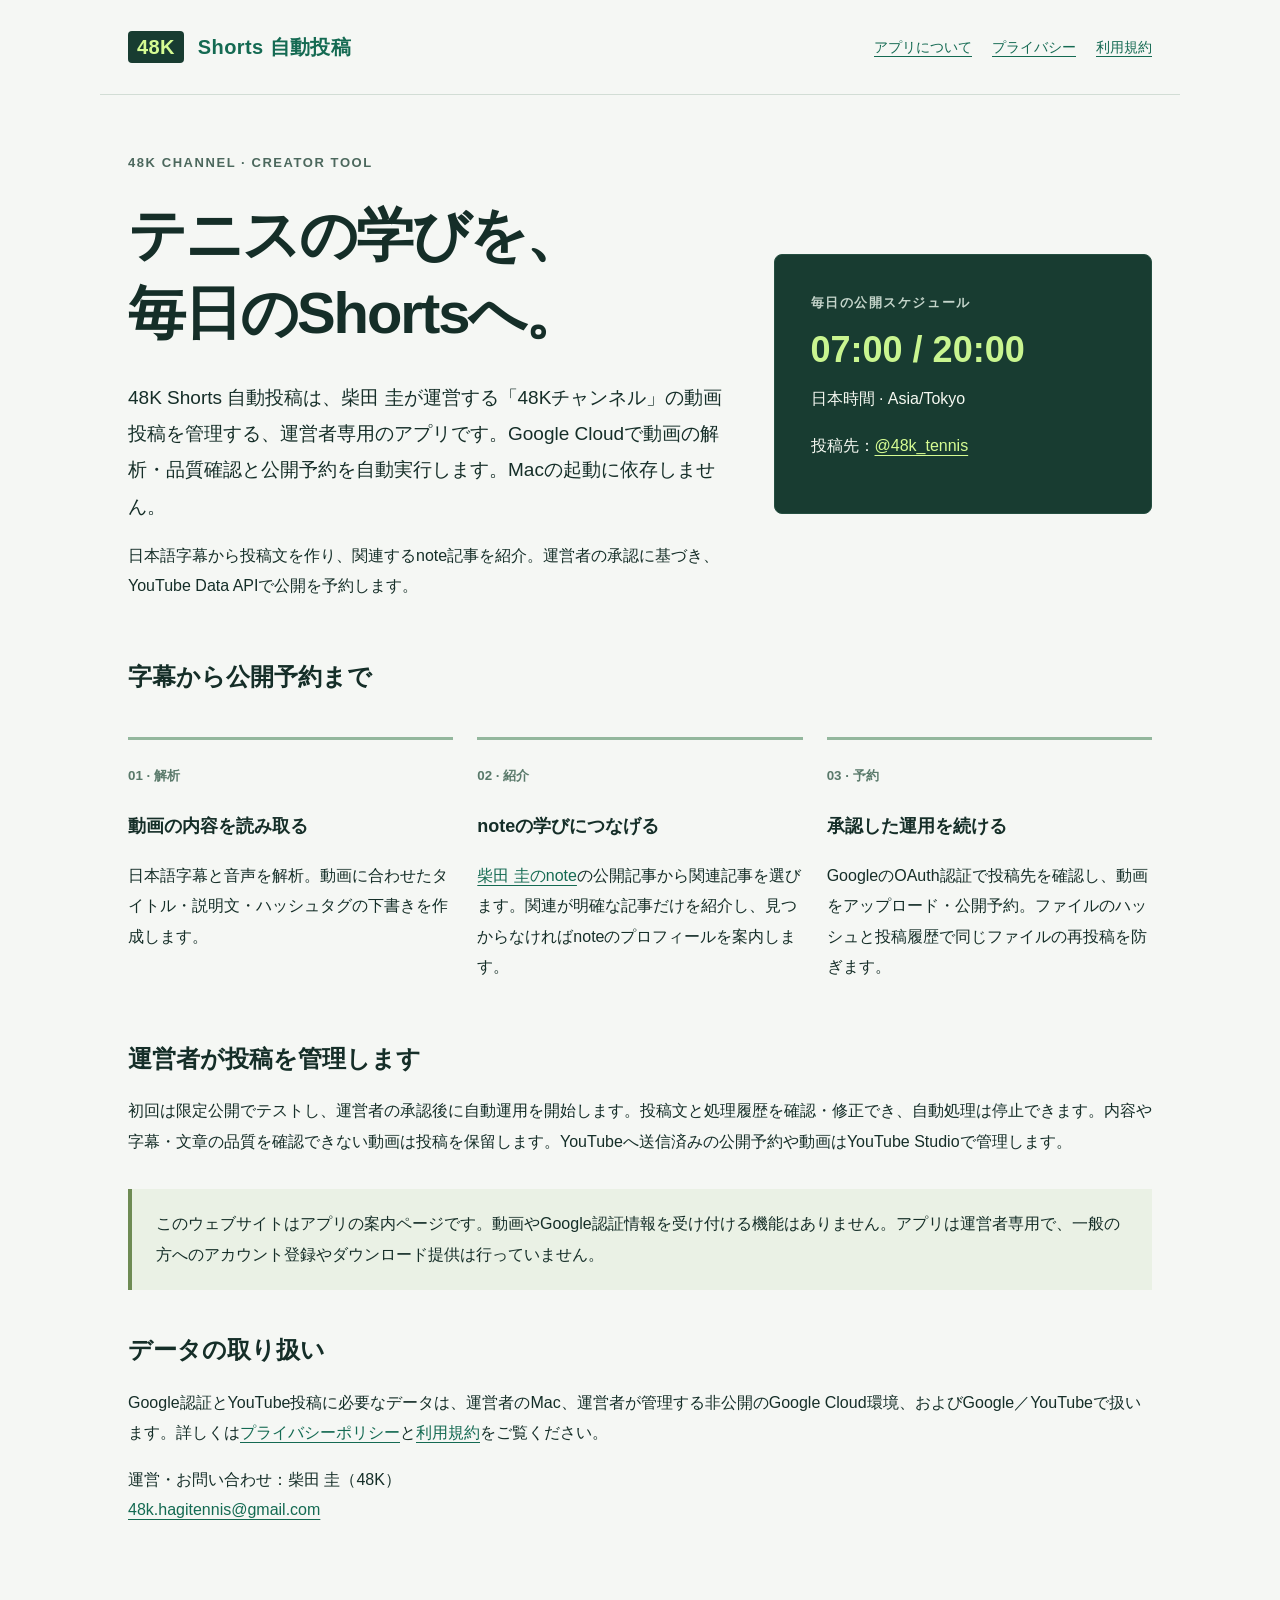
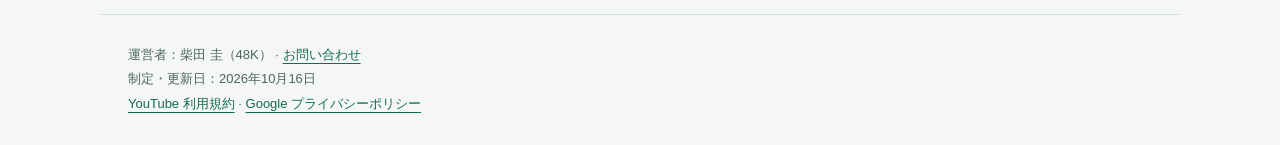
<file: index.html>
<!doctype html><html lang="ja"><head><meta charset="utf-8"><meta name="viewport" content="width=device-width,initial-scale=1"><title>アプリについて | 48K Shorts 自動投稿</title><meta name="description" content="48K Shorts 自動投稿の機能、Google・YouTubeデータの取り扱い、利用条件をご案内します。"><link rel="stylesheet" href="style.css"></head><body><header><a class="brand" href="index.html"><b>48K</b> Shorts 自動投稿</a><nav aria-label="メインナビゲーション"><a href="index.html">アプリについて</a><a href="privacy.html">プライバシー</a><a href="terms.html">利用規約</a></nav></header><main><section class="hero"><div><div class="label">48K CHANNEL · CREATOR TOOL</div><h1>テニスの学びを、<br>毎日のShortsへ。</h1><p class="lead">48K Shorts 自動投稿は、柴田 圭が運営する「48Kチャンネル」の動画投稿を管理する、運営者専用のアプリです。Google Cloudで動画の解析・品質確認と公開予約を自動実行します。Macの起動に依存しません。</p><p>日本語字幕から投稿文を作り、関連するnote記事を紹介。運営者の承認に基づき、YouTube Data APIで公開を予約します。</p></div><aside class="court" aria-label="公開時刻"><div class="label" style="color:#c4d4ca">毎日の公開スケジュール</div><span>07:00 / 20:00</span>日本時間 · Asia/Tokyo<p>投稿先：<a style="color:#d6fc93" href="https://www.youtube.com/@48k_tennis">@48k_tennis</a></p></aside></section><section><h2>字幕から公開予約まで</h2><div class="steps"><div class="step"><small>01 · 解析</small><h3>動画の内容を読み取る</h3><p>日本語字幕と音声を解析。動画に合わせたタイトル・説明文・ハッシュタグの下書きを作成します。</p></div><div class="step"><small>02 · 紹介</small><h3>noteの学びにつなげる</h3><p><a href="https://note.com/hagi48k">柴田 圭のnote</a>の公開記事から関連記事を選びます。関連が明確な記事だけを紹介し、見つからなければnoteのプロフィールを案内します。</p></div><div class="step"><small>03 · 予約</small><h3>承認した運用を続ける</h3><p>GoogleのOAuth認証で投稿先を確認し、動画をアップロード・公開予約。ファイルのハッシュと投稿履歴で同じファイルの再投稿を防ぎます。</p></div></div></section><section><h2>運営者が投稿を管理します</h2><p>初回は限定公開でテストし、運営者の承認後に自動運用を開始します。投稿文と処理履歴を確認・修正でき、自動処理は停止できます。内容や字幕・文章の品質を確認できない動画は投稿を保留します。YouTubeへ送信済みの公開予約や動画はYouTube Studioで管理します。</p><div class="note">このウェブサイトはアプリの案内ページです。動画やGoogle認証情報を受け付ける機能はありません。アプリは運営者専用で、一般の方へのアカウント登録やダウンロード提供は行っていません。</div></section><section><h2>データの取り扱い</h2><p>Google認証とYouTube投稿に必要なデータは、運営者のMac、運営者が管理する非公開のGoogle Cloud環境、およびGoogle／YouTubeで扱います。詳しくは<a href="privacy.html">プライバシーポリシー</a>と<a href="terms.html">利用規約</a>をご覧ください。</p><p>運営・お問い合わせ：柴田 圭（48K）<br><a href="mailto:48k.hagitennis@gmail.com">48k.hagitennis@gmail.com</a></p></section></main><footer>運営者：柴田 圭（48K） · <a href="mailto:48k.hagitennis@gmail.com">お問い合わせ</a><br>制定・更新日：2026年10月16日<br><a href="https://www.youtube.com/t/terms">YouTube 利用規約</a> · <a href="https://policies.google.com/privacy">Google プライバシーポリシー</a></footer></body></html>
</file>
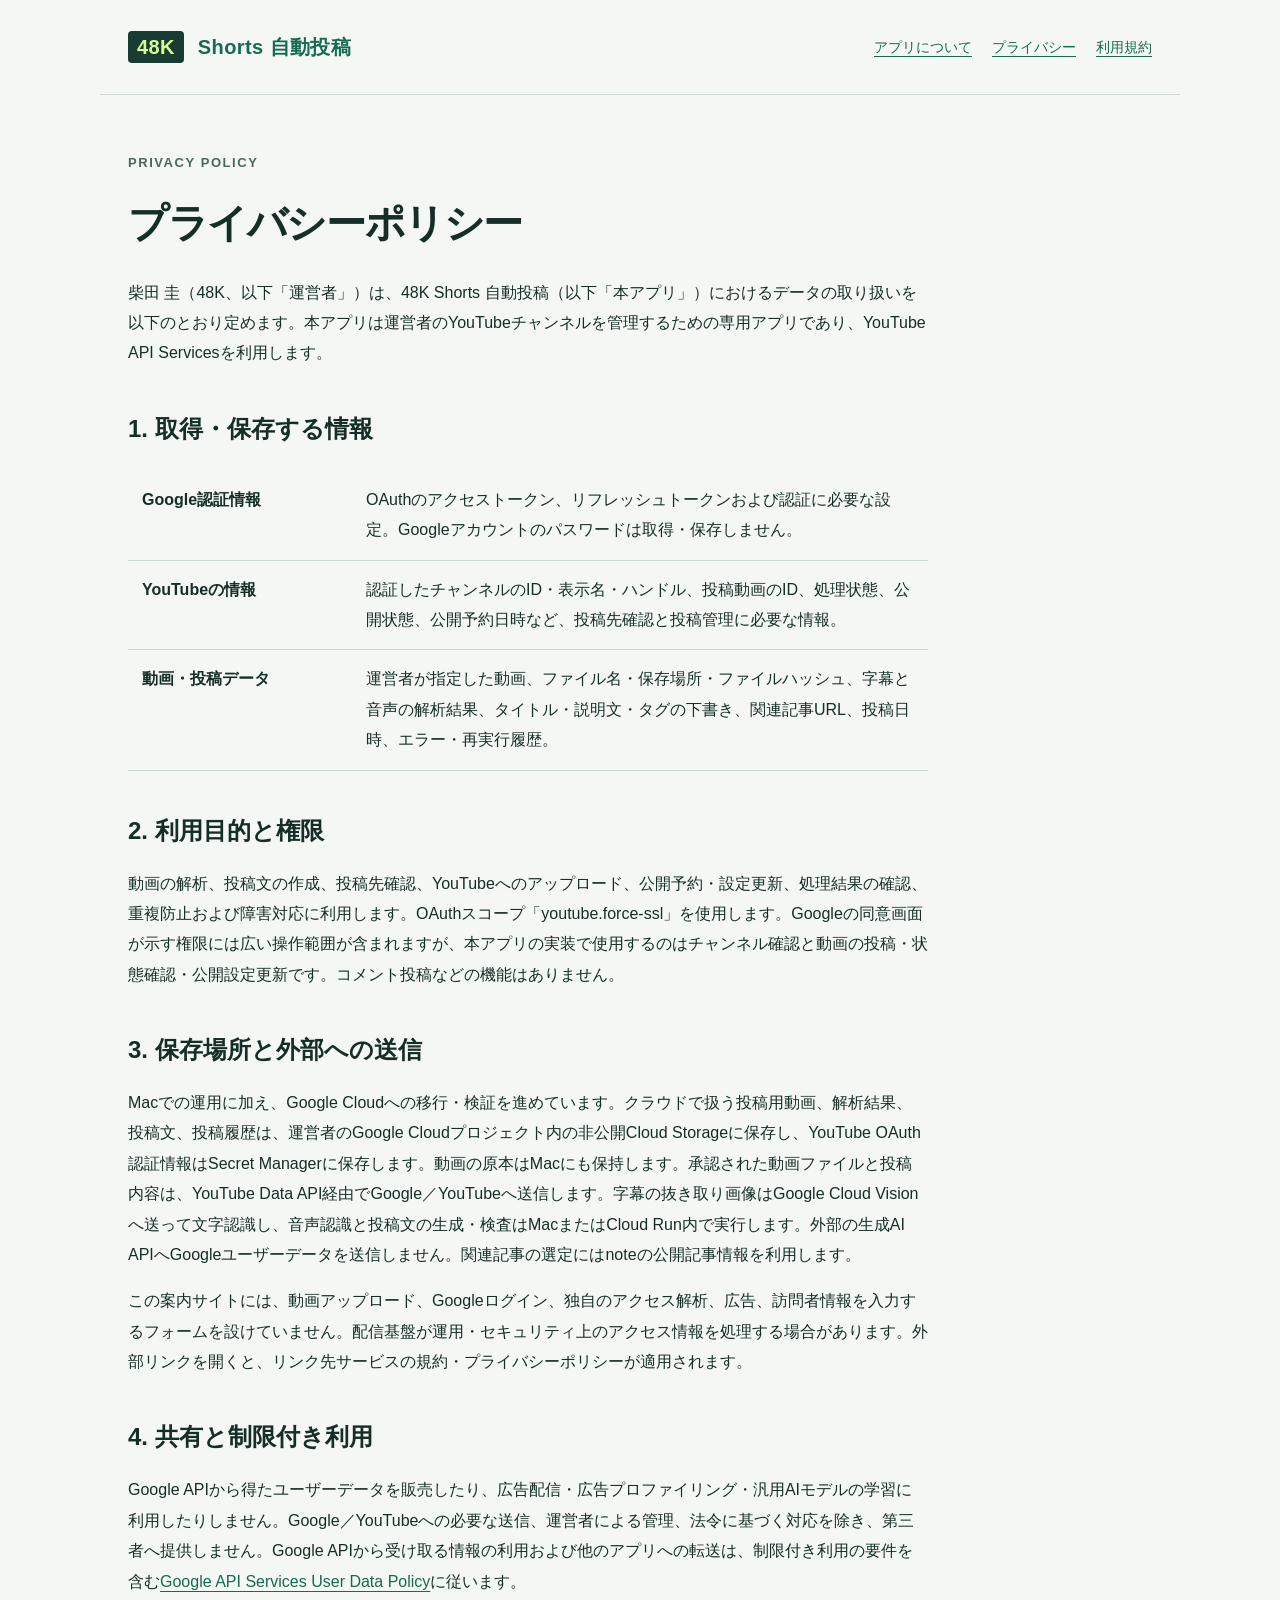
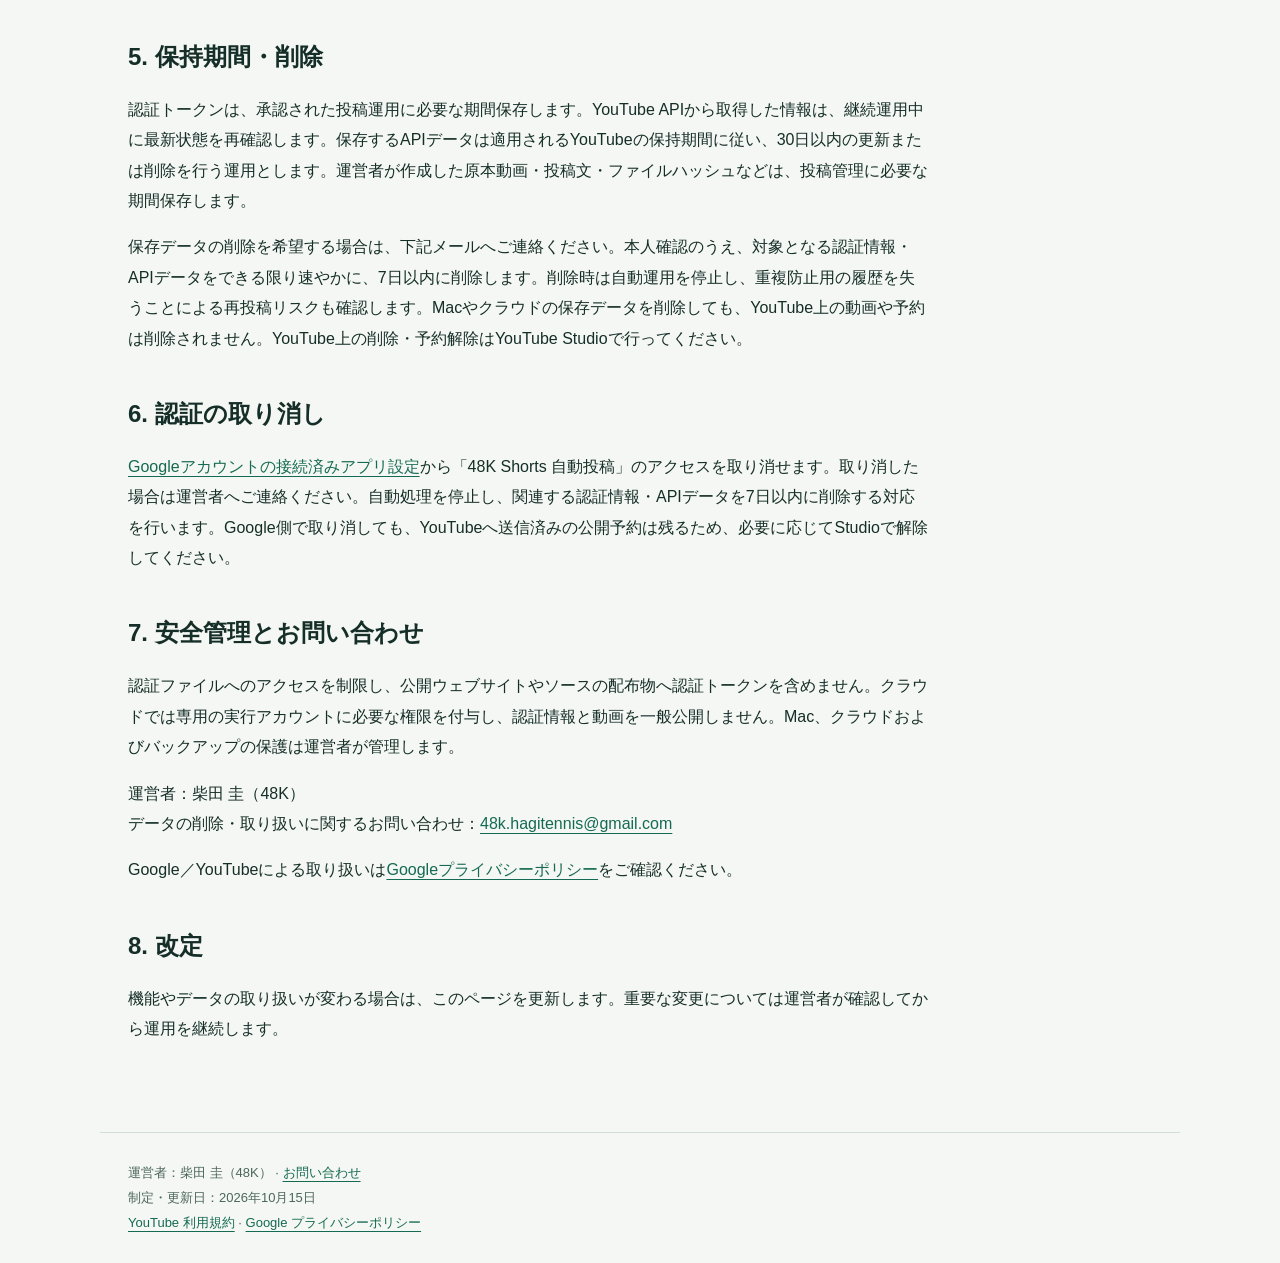
<file: privacy.html>
<!doctype html><html lang="ja"><head><meta charset="utf-8"><meta name="viewport" content="width=device-width,initial-scale=1"><title>プライバシーポリシー | 48K Shorts 自動投稿</title><meta name="description" content="48K Shorts 自動投稿の機能、Google・YouTubeデータの取り扱い、利用条件をご案内します。"><link rel="stylesheet" href="style.css"></head><body><header><a class="brand" href="index.html"><b>48K</b> Shorts 自動投稿</a><nav aria-label="メインナビゲーション"><a href="index.html">アプリについて</a><a href="privacy.html">プライバシー</a><a href="terms.html">利用規約</a></nav></header><main><article><div class="label">PRIVACY POLICY</div><h1>プライバシーポリシー</h1><p>柴田 圭（48K、以下「運営者」）は、48K Shorts 自動投稿（以下「本アプリ」）におけるデータの取り扱いを以下のとおり定めます。本アプリは運営者のYouTubeチャンネルを管理するための専用アプリであり、YouTube API Servicesを利用します。</p><h2>1. 取得・保存する情報</h2><table><tr><th>Google認証情報</th><td>OAuthのアクセストークン、リフレッシュトークンおよび認証に必要な設定。Googleアカウントのパスワードは取得・保存しません。</td></tr><tr><th>YouTubeの情報</th><td>認証したチャンネルのID・表示名・ハンドル、投稿動画のID、処理状態、公開状態、公開予約日時など、投稿先確認と投稿管理に必要な情報。</td></tr><tr><th>動画・投稿データ</th><td>運営者が指定した動画、ファイル名・保存場所・ファイルハッシュ、字幕と音声の解析結果、タイトル・説明文・タグの下書き、関連記事URL、投稿日時、エラー・再実行履歴。</td></tr></table><h2>2. 利用目的と権限</h2><p>動画の解析、投稿文の作成、投稿先確認、YouTubeへのアップロード、公開予約・設定更新、処理結果の確認、重複防止および障害対応に利用します。OAuthスコープ「youtube.force-ssl」を使用します。Googleの同意画面が示す権限には広い操作範囲が含まれますが、本アプリの実装で使用するのはチャンネル確認と動画の投稿・状態確認・公開設定更新です。コメント投稿などの機能はありません。</p><h2>3. 保存場所と外部への送信</h2><p>Macでの運用に加え、Google Cloudへの移行・検証を進めています。クラウドで扱う投稿用動画、解析結果、投稿文、投稿履歴は、運営者のGoogle Cloudプロジェクト内の非公開Cloud Storageに保存し、YouTube OAuth認証情報はSecret Managerに保存します。動画の原本はMacにも保持します。承認された動画ファイルと投稿内容は、YouTube Data API経由でGoogle／YouTubeへ送信します。字幕の抜き取り画像はGoogle Cloud Visionへ送って文字認識し、音声認識と投稿文の生成・検査はMacまたはCloud Run内で実行します。外部の生成AI APIへGoogleユーザーデータを送信しません。関連記事の選定にはnoteの公開記事情報を利用します。</p><p>この案内サイトには、動画アップロード、Googleログイン、独自のアクセス解析、広告、訪問者情報を入力するフォームを設けていません。配信基盤が運用・セキュリティ上のアクセス情報を処理する場合があります。外部リンクを開くと、リンク先サービスの規約・プライバシーポリシーが適用されます。</p><h2>4. 共有と制限付き利用</h2><p>Google APIから得たユーザーデータを販売したり、広告配信・広告プロファイリング・汎用AIモデルの学習に利用したりしません。Google／YouTubeへの必要な送信、運営者による管理、法令に基づく対応を除き、第三者へ提供しません。Google APIから受け取る情報の利用および他のアプリへの転送は、制限付き利用の要件を含む<a href="https://developers.google.com/terms/api-services-user-data-policy">Google API Services User Data Policy</a>に従います。</p><h2>5. 保持期間・削除</h2><p>認証トークンは、承認された投稿運用に必要な期間保存します。YouTube APIから取得した情報は、継続運用中に最新状態を再確認します。保存するAPIデータは適用されるYouTubeの保持期間に従い、30日以内の更新または削除を行う運用とします。運営者が作成した原本動画・投稿文・ファイルハッシュなどは、投稿管理に必要な期間保存します。</p><p>保存データの削除を希望する場合は、下記メールへご連絡ください。本人確認のうえ、対象となる認証情報・APIデータをできる限り速やかに、7日以内に削除します。削除時は自動運用を停止し、重複防止用の履歴を失うことによる再投稿リスクも確認します。Macやクラウドの保存データを削除しても、YouTube上の動画や予約は削除されません。YouTube上の削除・予約解除はYouTube Studioで行ってください。</p><h2>6. 認証の取り消し</h2><p><a href="https://security.google.com/settings/security/permissions">Googleアカウントの接続済みアプリ設定</a>から「48K Shorts 自動投稿」のアクセスを取り消せます。取り消した場合は運営者へご連絡ください。自動処理を停止し、関連する認証情報・APIデータを7日以内に削除する対応を行います。Google側で取り消しても、YouTubeへ送信済みの公開予約は残るため、必要に応じてStudioで解除してください。</p><h2>7. 安全管理とお問い合わせ</h2><p>認証ファイルへのアクセスを制限し、公開ウェブサイトやソースの配布物へ認証トークンを含めません。クラウドでは専用の実行アカウントに必要な権限を付与し、認証情報と動画を一般公開しません。Mac、クラウドおよびバックアップの保護は運営者が管理します。</p><p>運営者：柴田 圭（48K）<br>データの削除・取り扱いに関するお問い合わせ：<a href="mailto:48k.hagitennis@gmail.com">48k.hagitennis@gmail.com</a></p><p>Google／YouTubeによる取り扱いは<a href="https://policies.google.com/privacy">Googleプライバシーポリシー</a>をご確認ください。</p><h2>8. 改定</h2><p>機能やデータの取り扱いが変わる場合は、このページを更新します。重要な変更については運営者が確認してから運用を継続します。</p></article></main><footer>運営者：柴田 圭（48K） · <a href="mailto:48k.hagitennis@gmail.com">お問い合わせ</a><br>制定・更新日：2026年10月15日<br><a href="https://www.youtube.com/t/terms">YouTube 利用規約</a> · <a href="https://policies.google.com/privacy">Google プライバシーポリシー</a></footer></body></html>
</file>
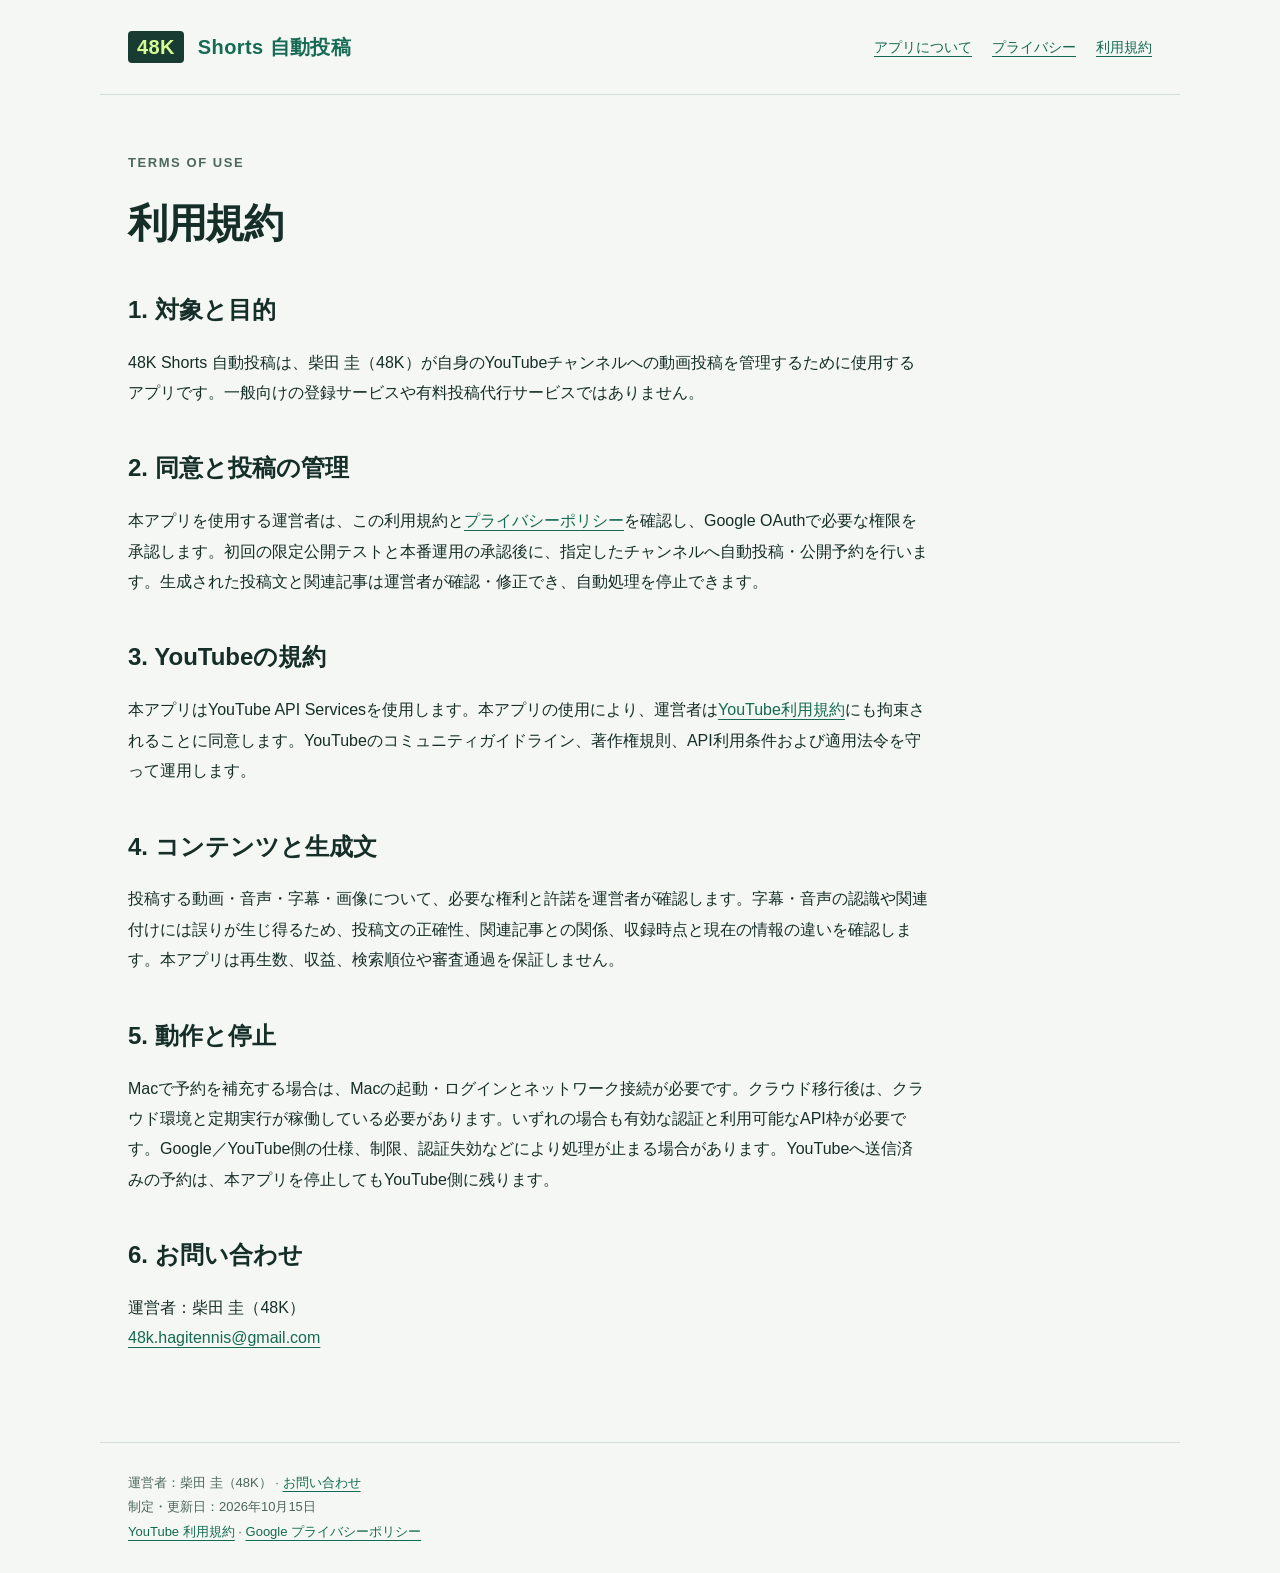
<file: terms.html>
<!doctype html><html lang="ja"><head><meta charset="utf-8"><meta name="viewport" content="width=device-width,initial-scale=1"><title>利用規約 | 48K Shorts 自動投稿</title><meta name="description" content="48K Shorts 自動投稿の機能、Google・YouTubeデータの取り扱い、利用条件をご案内します。"><link rel="stylesheet" href="style.css"></head><body><header><a class="brand" href="index.html"><b>48K</b> Shorts 自動投稿</a><nav aria-label="メインナビゲーション"><a href="index.html">アプリについて</a><a href="privacy.html">プライバシー</a><a href="terms.html">利用規約</a></nav></header><main><article><div class="label">TERMS OF USE</div><h1>利用規約</h1><h2>1. 対象と目的</h2><p>48K Shorts 自動投稿は、柴田 圭（48K）が自身のYouTubeチャンネルへの動画投稿を管理するために使用するアプリです。一般向けの登録サービスや有料投稿代行サービスではありません。</p><h2>2. 同意と投稿の管理</h2><p>本アプリを使用する運営者は、この利用規約と<a href="privacy.html">プライバシーポリシー</a>を確認し、Google OAuthで必要な権限を承認します。初回の限定公開テストと本番運用の承認後に、指定したチャンネルへ自動投稿・公開予約を行います。生成された投稿文と関連記事は運営者が確認・修正でき、自動処理を停止できます。</p><h2>3. YouTubeの規約</h2><p>本アプリはYouTube API Servicesを使用します。本アプリの使用により、運営者は<a href="https://www.youtube.com/t/terms">YouTube利用規約</a>にも拘束されることに同意します。YouTubeのコミュニティガイドライン、著作権規則、API利用条件および適用法令を守って運用します。</p><h2>4. コンテンツと生成文</h2><p>投稿する動画・音声・字幕・画像について、必要な権利と許諾を運営者が確認します。字幕・音声の認識や関連付けには誤りが生じ得るため、投稿文の正確性、関連記事との関係、収録時点と現在の情報の違いを確認します。本アプリは再生数、収益、検索順位や審査通過を保証しません。</p><h2>5. 動作と停止</h2><p>Macで予約を補充する場合は、Macの起動・ログインとネットワーク接続が必要です。クラウド移行後は、クラウド環境と定期実行が稼働している必要があります。いずれの場合も有効な認証と利用可能なAPI枠が必要です。Google／YouTube側の仕様、制限、認証失効などにより処理が止まる場合があります。YouTubeへ送信済みの予約は、本アプリを停止してもYouTube側に残ります。</p><h2>6. お問い合わせ</h2><p>運営者：柴田 圭（48K）<br><a href="mailto:48k.hagitennis@gmail.com">48k.hagitennis@gmail.com</a></p></article></main><footer>運営者：柴田 圭（48K） · <a href="mailto:48k.hagitennis@gmail.com">お問い合わせ</a><br>制定・更新日：2026年10月15日<br><a href="https://www.youtube.com/t/terms">YouTube 利用規約</a> · <a href="https://policies.google.com/privacy">Google プライバシーポリシー</a></footer></body></html>
</file>
<file: style.css>
*{box-sizing:border-box}body{margin:0;background:#f5f7f4;color:#152e28;font-family:-apple-system,BlinkMacSystemFont,"Hiragino Kaku Gothic ProN",sans-serif;line-height:1.9}a{color:#146a52;text-underline-offset:4px}header,footer,main{max-width:1080px;margin:auto;padding:28px}header{display:flex;align-items:center;justify-content:space-between;border-bottom:1px solid #d2ddd5;gap:24px}nav{display:flex;flex-wrap:wrap;gap:20px;font-size:14px}.brand{font-weight:800;letter-spacing:.02em;text-decoration:none;font-size:20px}.brand b{background:#183c31;color:#d6fc93;padding:5px 9px;border-radius:4px;margin-right:8px}main{padding-top:56px;padding-bottom:72px}.label{font-size:13px;letter-spacing:.12em;color:#4c685d;font-weight:700}h1{font-size:clamp(32px,5vw,58px);line-height:1.35;letter-spacing:-.035em;margin:20px 0 28px}h2{font-size:24px;line-height:1.5;margin-top:42px}h3{font-size:18px}p{margin:16px 0}.lead{font-size:19px;max-width:740px}.hero{display:grid;grid-template-columns:1.6fr 1fr;gap:40px;align-items:center}.court{background:#183c31;color:#f6f9f2;padding:36px;border-radius:8px;border:1px solid #254f41}.court span{display:block;color:#c9f590;font-size:36px;font-weight:700}.steps{display:grid;grid-template-columns:repeat(3,1fr);gap:24px;margin-top:42px}.step{border-top:3px solid #93b79d;padding-top:20px}.step small{font-weight:800;color:#59796a}.note{background:#eaf1e5;border-left:4px solid #6e8b54;padding:20px 24px;margin-top:32px}article{max-width:800px}article h1{font-size:40px}li{margin:8px 0}footer{border-top:1px solid #d2ddd5;font-size:13px;color:#4b665b}table{border-collapse:collapse;width:100%;margin:24px 0}th,td{text-align:left;vertical-align:top;padding:14px;border-bottom:1px solid #cddad0}th{width:28%;font-weight:600}@media(max-width:760px){header{align-items:flex-start;flex-direction:column}.hero,.steps{grid-template-columns:1fr}main{padding-top:32px}article h1{font-size:32px}th,td{padding:10px}.court{padding:24px}}
</file>
